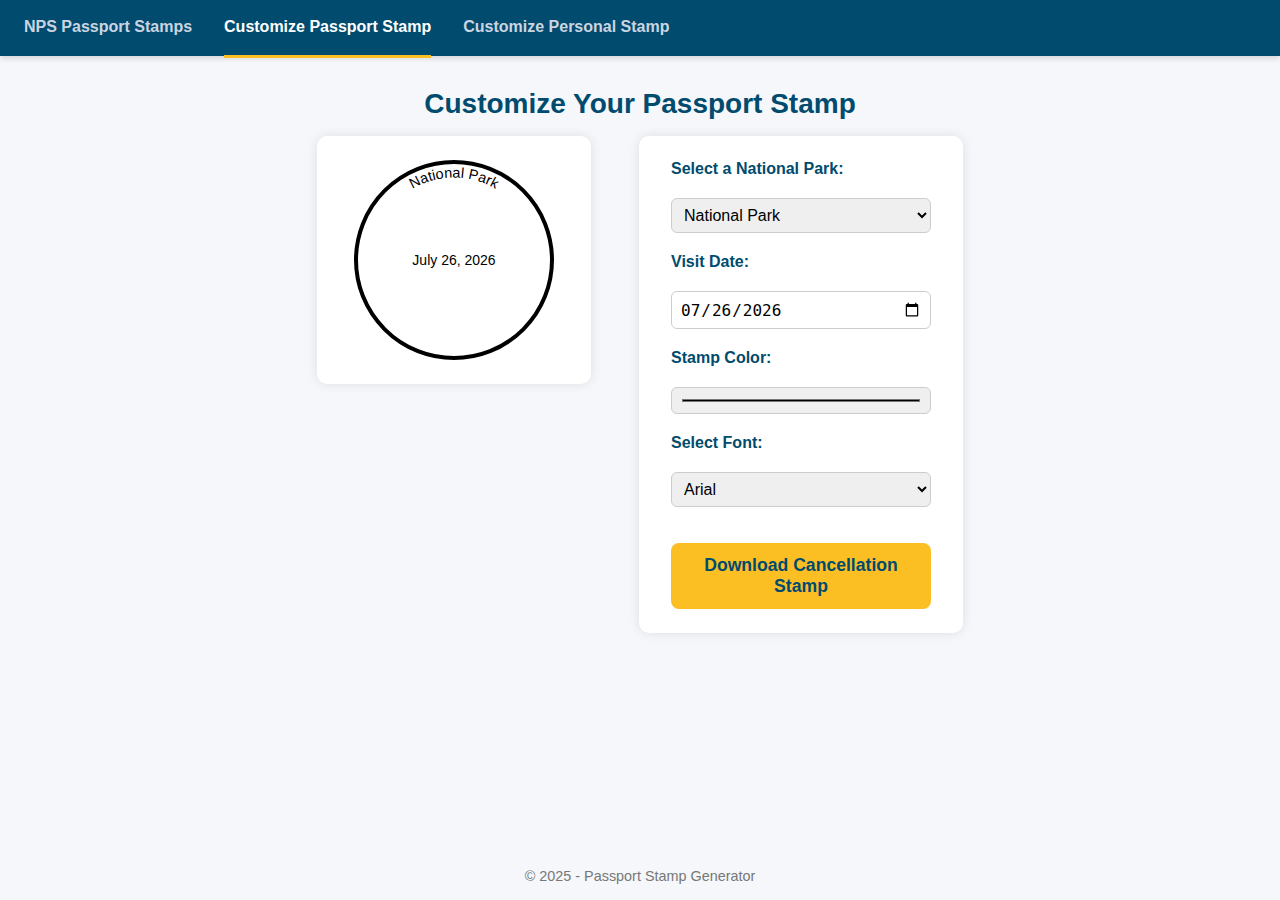
<file: index.html>
<!DOCTYPE html>
<html lang="en">
<head>
<meta charset="UTF-8" />
<meta name="viewport" content="width=device-width, initial-scale=1" />
<title>Customize Passport Stamp</title>
<link rel="stylesheet" href="style.css" />
<style>
  /* Center title for Customize Passport Stamp */
  #customize-passport header h1 {
    text-align: center;
  }
</style>
</head>
<body>
<nav>
  <div class="nav-tabs">
    <a href="#" class="nav-tab" data-tab="nps-stamps">NPS Passport Stamps</a>
    <a href="#" class="nav-tab active" data-tab="customize-passport">Customize Passport Stamp</a>
    <a href="#" class="nav-tab" data-tab="customize-personal">Customize Personal Stamp</a>
  </div>
</nav>

<main>

  <!-- NPS Passport Stamps page (empty or placeholder) -->
  <section id="nps-stamps" class="tab-content" style="display:none;">
    <header><h1>NPS Passport Stamps</h1></header>
    <p>Welcome to the NPS Passport Stamps page.</p>
  </section>

  <!-- Customize Passport Stamp page -->
  <section id="customize-passport" class="tab-content">
    <header><h1>Customize Your Passport Stamp</h1></header>

    <div class="content-wrapper">
      <div class="stamp-container">
        <div class="stamp" id="stamp">
          <svg width="200" height="200" viewBox="0 0 200 200">
            <defs>
              <path id="circlePath" d="M 100,185
                                        a 85,85 0 0,1 -85,-85
                                        a 85,85 0 0,1 170,0
                                        a 85,85 0 0,1 -85,85" />
            </defs>
            <text dy="-0.3em">
              <textPath
                href="#circlePath"
                id="selectedNationalParkPath"
                startOffset="50%"
                text-anchor="middle"
                font-size="15"
                fill="black"
                font-weight="300"
                style="dominant-baseline: middle;"
              >
                Your Text Goes Here
              </textPath>
            </text>
          </svg>

          <div class="stamp-text">
            <span id="visitDate"></span>
          </div>
        </div>
      </div>

      <div class="controls">
        <label for="nationalPark">Select a National Park:</label>
        <select id="nationalPark" name="nationalPark"></select>

        <label for="visitDateInput">Visit Date:</label>
        <input type="date" id="visitDateInput" name="visitDate" />

        <label for="stampColor">Stamp Color:</label>
        <input type="color" id="stampColor" name="stampColor" value="#000000" />

        <label for="fontSelect">Select Font:</label>
        <select id="fontSelect" name="fontSelect">
          <option value="Arial, sans-serif" selected>Arial</option>
          <option value="'Times New Roman', serif">Times New Roman</option>
          <option value="Georgia, serif">Georgia</option>
          <option value="'Courier New', monospace">Courier New</option>
          <option value="Verdana, sans-serif">Verdana</option>
          <option value="'Lucida Console', monospace">Lucida Console</option>
        </select>

        <button class="submit-button" type="button" id="downloadButton">Download Cancellation Stamp</button>
      </div>
    </div>
  </section>

  <!-- Customize Personal Stamp page -->
  <section id="customize-personal" class="tab-content" style="display:none;">
    <header><h1>Customize Your Personal Stamp</h1></header>

    <div class="content-wrapper">
      <div class="stamp-container">
        <div class="stamp" id="personalStamp">
          <svg width="200" height="200" viewBox="0 0 200 200">
            <defs>
              <path id="personalCirclePath" d="M 100,185
                                               a 85,85 0 0,1 -85,-85
                                               a 85,85 0 0,1 170,0
                                               a 85,85 0 0,1 -85,85" />
            </defs>
            <text dy="-0.3em">
              <textPath
                href="#personalCirclePath"
                id="personalTextPath"
                startOffset="50%"
                text-anchor="middle"
                font-size="15"
                fill="black"
                font-weight="300"
                style="dominant-baseline: middle;"
              >
                Your Text Goes Here
              </textPath>
            </text>
          </svg>

          <div class="stamp-text">
            <span id="personalVisitDate"></span>
          </div>
        </div>
      </div>

      <div class="controls">
        <label for="personalText">Enter Text:</label>
        <input type="text" id="personalText" name="personalText" placeholder="Enter your text here" />

        <label for="personalVisitDateInput">Visit Date:</label>
        <input type="date" id="personalVisitDateInput" name="personalVisitDate" />

        <label for="personalStampColor">Stamp Color:</label>
        <input type="color" id="personalStampColor" name="personalStampColor" value="#000000" />

        <label for="personalFontSelect">Select Font:</label>
        <select id="personalFontSelect" name="personalFontSelect">
          <option value="Arial, sans-serif" selected>Arial</option>
          <option value="'Times New Roman', serif">Times New Roman</option>
          <option value="Georgia, serif">Georgia</option>
          <option value="'Courier New', monospace">Courier New</option>
          <option value="Verdana, sans-serif">Verdana</option>
          <option value="'Lucida Console', monospace">Lucida Console</option>
        </select>

        <button class="submit-button" type="button" id="downloadPersonalButton">Download Personal Stamp</button>
      </div>
    </div>
  </section>
</main>

<footer>
  &copy; 2025 - Passport Stamp Generator
</footer>

<script src="script.js"></script>
</body>
</html>
</file>
<file: style.css>
/* Reset and base */
* {
  box-sizing: border-box;
}
body {
  margin: 0;
  font-family: 'Segoe UI', Tahoma, Geneva, Verdana, sans-serif;
  background-color: #f5f7fa;
  color: #333;
  display: flex;
  flex-direction: column;
  min-height: 100vh;
}

/* Top navigation bar */
nav {
  background: #004b6e;
  color: white;
  display: flex;
  align-items: center;
  padding: 0 1.5rem;
  height: 56px;
  box-shadow: 0 2px 6px rgb(0 0 0 / 0.15);
}
nav .nav-tabs {
  display: flex;
  gap: 2rem;
}
nav .nav-tab {
  color: #cbd5e1;
  text-decoration: none;
  font-weight: 600;
  font-size: 1rem;
  line-height: 56px;
  border-bottom: 3px solid transparent;
  transition: color 0.3s ease, border-color 0.3s ease;
}
nav .nav-tab:hover:not(.active) {
  color: #a3cef1;
}
nav .nav-tab.active {
  color: #fff;
  border-bottom: 3px solid #fbbf24; /* amber/yellow highlight */
  cursor: default;
}

/* Main container */
main {
  flex-grow: 1;
  padding: 2rem 1.5rem;
  max-width: 900px;
  margin: 0 auto;
  display: flex;
  flex-direction: column;
  gap: 2rem;
}

/* Header */
header h1 {
  margin: 0 0 1rem 0;
  color: #004b6e;
  font-weight: 700;
  font-size: 1.75rem;
}

/* Stamp + Controls container */
.content-wrapper {
  display: flex;
  flex-wrap: wrap;
  gap: 3rem;
  justify-content: center;
  align-items: flex-start;
}

/* Stamp container */
.stamp-container {
  flex: 1 1 250px;
  max-width: 300px;
  background-color: #fff;
  padding: 1.5rem;
  border-radius: 10px;
  box-shadow: 0 0 12px rgb(0 0 0 / 0.1);
  display: flex;
  justify-content: center;
  align-items: center;
}

.stamp {
  width: 200px;
  height: 200px;
  border: 4px solid #000;
  border-radius: 50%;
  position: relative;
  background: transparent;
  display: flex;
  flex-direction: column;
  align-items: center;
  justify-content: center;
}

.stamp svg {
  position: absolute;
  width: 100%;
  height: 100%;
  top: 0;
  left: 0;
}

.stamp-text {
  position: absolute;
  white-space: nowrap;
  top: 50%;
  left: 50%;
  transform: translate(-50%, -50%);
  font-size: 14px;
  font-weight: 400;
  color: #000;
}

/* Controls container */
.controls {
  flex: 1 1 300px;
  max-width: 350px;
  background-color: #fff;
  padding: 1.5rem 2rem;
  border-radius: 10px;
  box-shadow: 0 0 12px rgb(0 0 0 / 0.1);
  display: flex;
  flex-direction: column;
  gap: 1.25rem;
}

.controls label {
  font-weight: 600;
  color: #004b6e;
}

.controls select,
.controls input[type="date"],
.controls input[type="color"] {
  width: 100%;
  padding: 0.45rem 0.5rem;
  font-size: 1rem;
  border-radius: 6px;
  border: 1.5px solid #ccc;
  transition: border-color 0.3s ease;
}

.controls select:focus,
.controls input[type="date"]:focus,
.controls input[type="color"]:focus {
  outline: none;
  border-color: #fbbf24;
  box-shadow: 0 0 6px #fbbf24aa;
}

.submit-button {
  background-color: #fbbf24;
  border: none;
  color: #004b6e;
  font-weight: 700;
  padding: 12px;
  font-size: 1.1rem;
  border-radius: 8px;
  cursor: pointer;
  margin-top: 1rem;
  transition: background-color 0.25s ease;
}

.submit-button:hover {
  background-color: #e6a517;
}

/* Footer */
footer {
  text-align: center;
  font-size: 0.9rem;
  padding: 1rem;
  color: #777;
}

/* Responsive adjustments */
@media (max-width: 700px) {
  .content-wrapper {
    flex-direction: column;
    align-items: center;
  }
  .controls, .stamp-container {
    max-width: 100%;
  }
}
</file>
